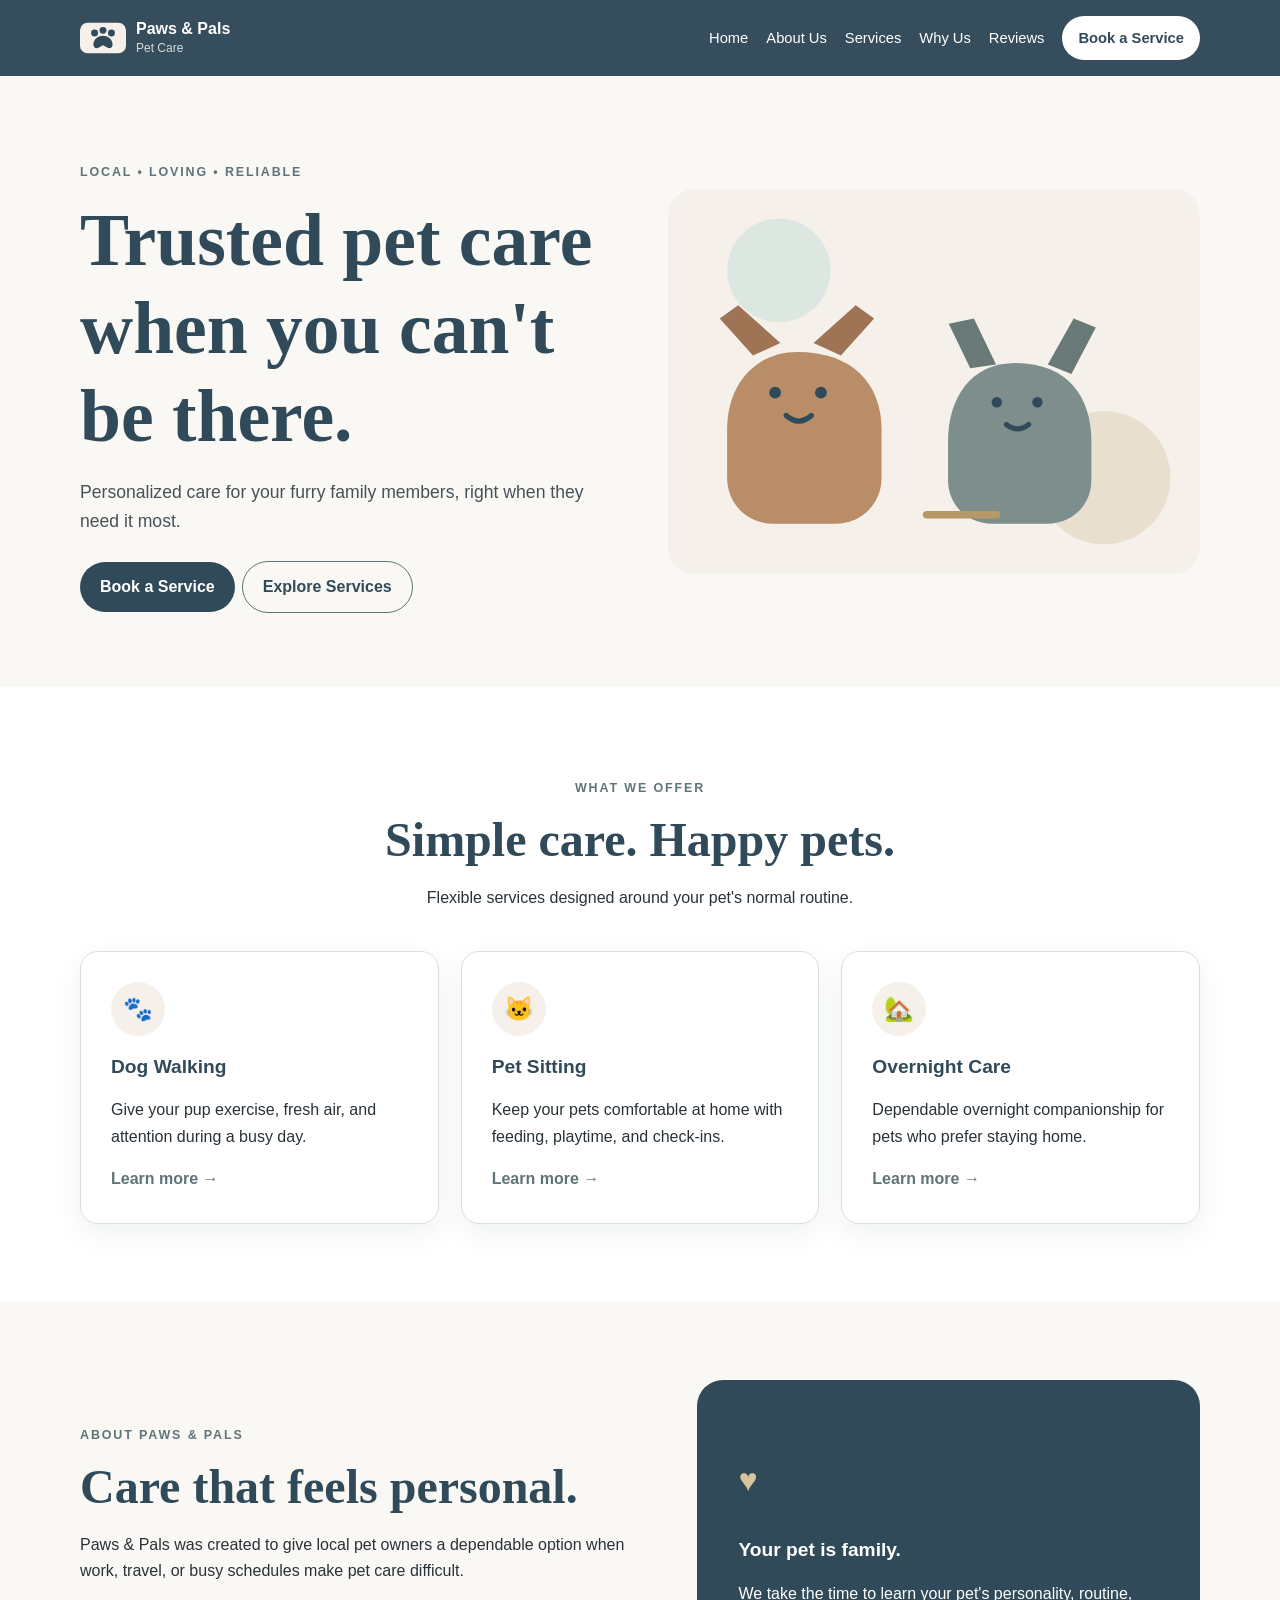
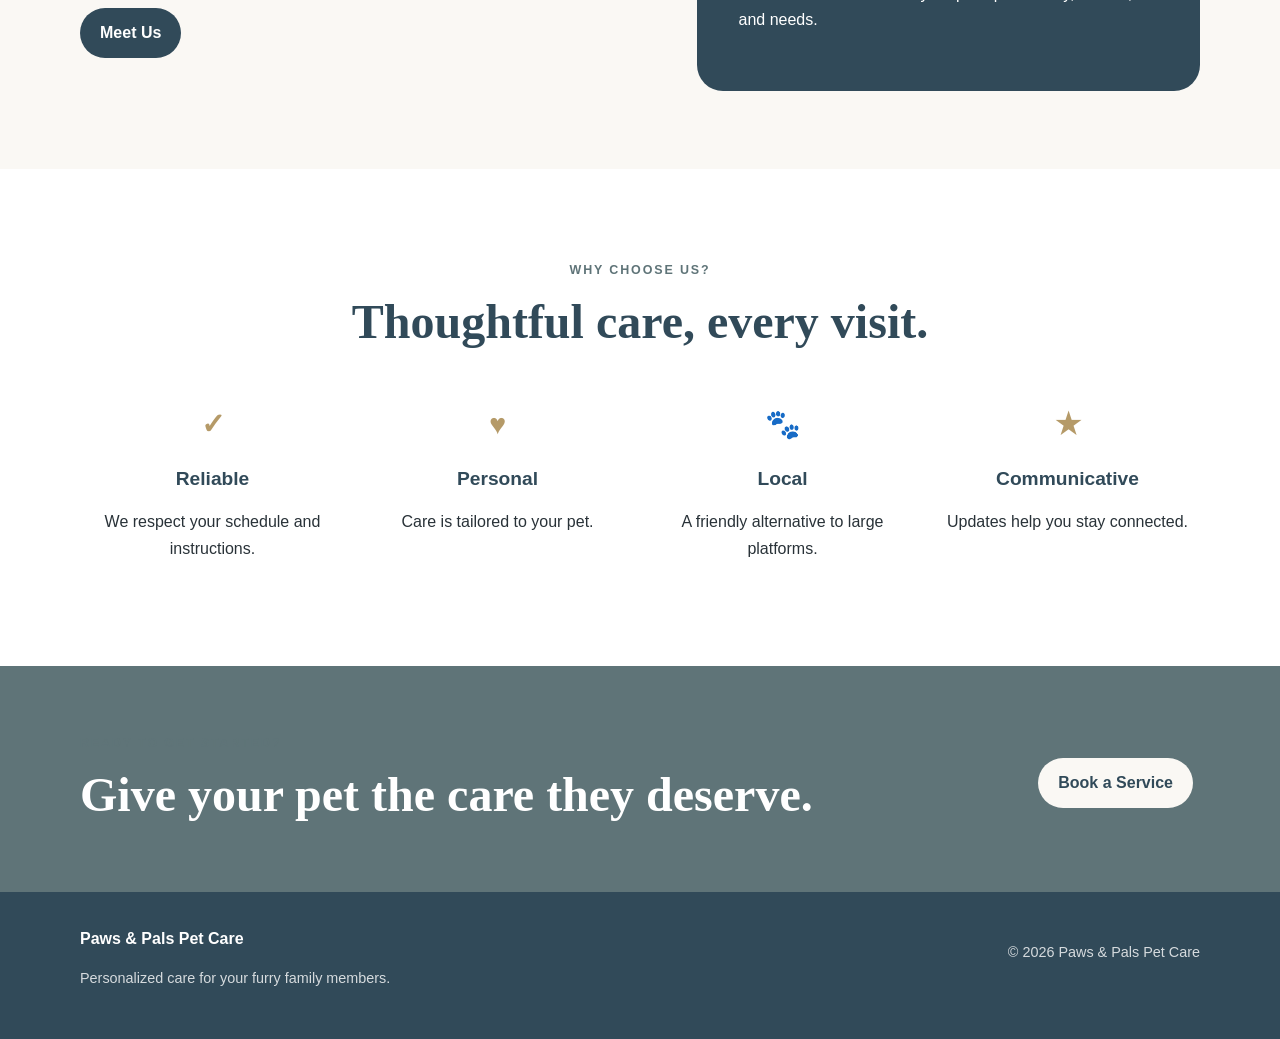
<file: index.html>
<!doctype html>
<html lang="en">
<head>
<meta charset="utf-8">
<meta name="viewport" content="width=device-width, initial-scale=1">
<meta name="description" content="Paws & Pals Pet Care provides reliable, personalized dog walking, pet sitting, and overnight care.">
<title>Paws & Pals Pet Care | Home</title>
<link rel="stylesheet" href="styles.css">
</head>
<body>
<a class="skip-link" href="#main-content">Skip to main content</a>
<header class="site-header">
  <div class="nav-wrap">
    <a class="brand" href="index.html" aria-label="Paws and Pals Pet Care home">
      <img src="logo.svg" alt="Paws and Pals paw logo">
      <span class="brand-text"><strong>Paws &amp; Pals</strong><span>Pet Care</span></span>
    </a>
    <button class="menu-button" id="menu-button" type="button" aria-controls="site-nav" aria-expanded="false">
      <span aria-hidden="true">☰</span><span class="sr-only">Open menu</span>
    </button>
    <nav class="site-nav" id="site-nav" aria-label="Main navigation">
      <a href="index.html">Home</a>
      <a href="about.html">About Us</a>
      <a href="services.html">Services</a>
      <a href="why-us.html">Why Us</a>
      <a href="reviews.html">Reviews</a>
      <a class="nav-cta" href="booking.html">Book a Service</a>
    </nav>
  </div>
</header>
<main id="main-content">
<section class="hero"><div class="container hero-grid">
<div><p class="kicker">LOCAL • LOVING • RELIABLE</p><h1>Trusted pet care when you can't be there.</h1><p class="lead">Personalized care for your furry family members, right when they need it most.</p><a class="button button-primary" href="booking.html">Book a Service</a><a class="button button-secondary" href="services.html">Explore Services</a></div>
<img src="hero-pets.svg" alt="Friendly dog and cat sitting together">
</div></section>
<section class="section"><div class="container"><div class="section-heading"><p class="kicker">WHAT WE OFFER</p><h2>Simple care. Happy pets.</h2><p>Flexible services designed around your pet's normal routine.</p></div>
<div class="cards"><article class="card"><div class="icon" aria-hidden="true">🐾</div><h3>Dog Walking</h3><p>Give your pup exercise, fresh air, and attention during a busy day.</p><a class="card-link" href="services.html">Learn more →</a></article>
<article class="card"><div class="icon" aria-hidden="true">🐱</div><h3>Pet Sitting</h3><p>Keep your pets comfortable at home with feeding, playtime, and check-ins.</p><a class="card-link" href="services.html">Learn more →</a></article>
<article class="card"><div class="icon" aria-hidden="true">🏡</div><h3>Overnight Care</h3><p>Dependable overnight companionship for pets who prefer staying home.</p><a class="card-link" href="services.html">Learn more →</a></article></div></div></section>
<section class="section section-soft"><div class="container two-column"><div><p class="kicker">ABOUT PAWS &amp; PALS</p><h2>Care that feels personal.</h2><p>Paws &amp; Pals was created to give local pet owners a dependable option when work, travel, or busy schedules make pet care difficult.</p><a class="button button-primary" href="about.html">Meet Us</a></div><div class="about-box"><p class="accent" aria-hidden="true">♥</p><h3>Your pet is family.</h3><p>We take the time to learn your pet's personality, routine, and needs.</p></div></div></section>
<section class="section"><div class="container"><div class="section-heading"><p class="kicker">WHY CHOOSE US?</p><h2>Thoughtful care, every visit.</h2></div><div class="feature-grid"><div class="feature"><div class="feature-mark">✓</div><h3>Reliable</h3><p>We respect your schedule and instructions.</p></div><div class="feature"><div class="feature-mark">♥</div><h3>Personal</h3><p>Care is tailored to your pet.</p></div><div class="feature"><div class="feature-mark">🐾</div><h3>Local</h3><p>A friendly alternative to large platforms.</p></div><div class="feature"><div class="feature-mark">★</div><h3>Communicative</h3><p>Updates help you stay connected.</p></div></div></div></section>
<section class="cta"><div class="container cta-row"><div><p class="kicker">READY TO GET STARTED?</p><h2>Give your pet the care they deserve.</h2></div><a class="button button-light" href="booking.html">Book a Service</a></div></section>
</main>
<footer class="site-footer">
  <div class="container footer-row">
    <div><strong>Paws &amp; Pals Pet Care</strong><p>Personalized care for your furry family members.</p></div>
    <p>&copy; 2026 Paws &amp; Pals Pet Care</p>
  </div>
</footer>
<script src="script.js"></script>
</body>
</html>
</file>
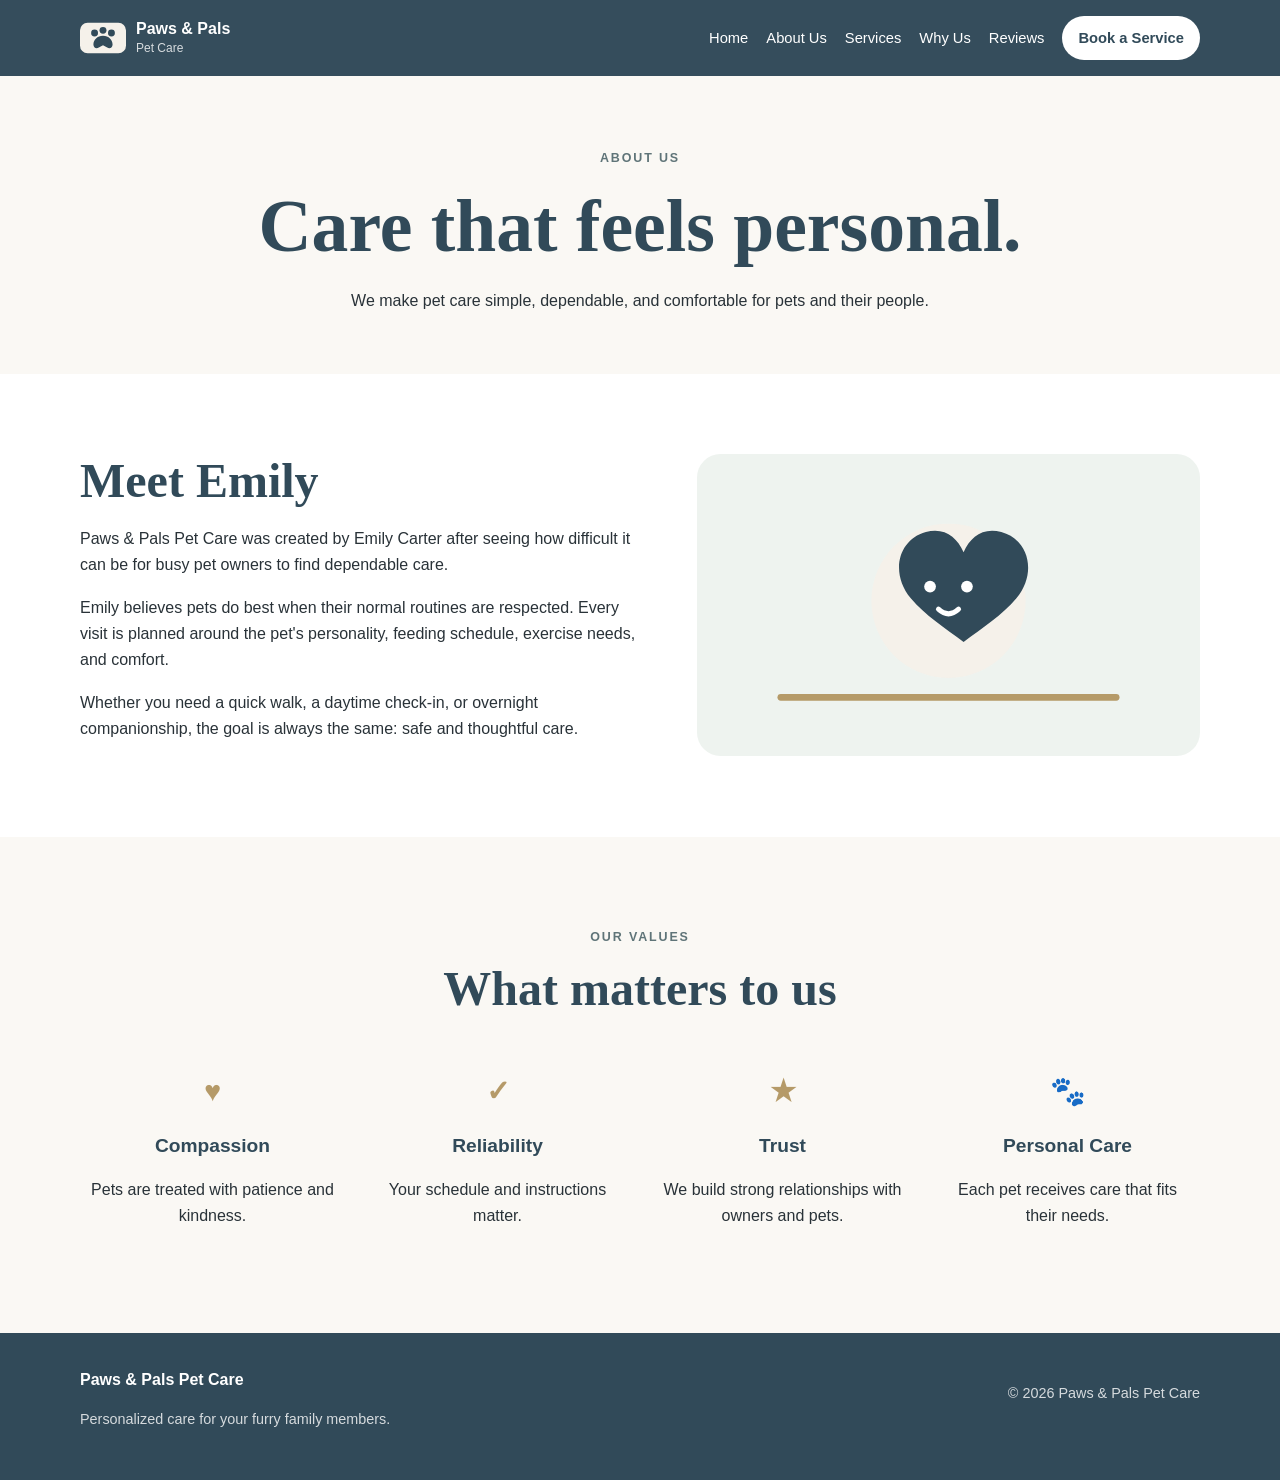
<file: about.html>
<!doctype html>
<html lang="en">
<head>
<meta charset="utf-8">
<meta name="viewport" content="width=device-width, initial-scale=1">
<meta name="description" content="Learn about Paws & Pals Pet Care and our personalized approach to caring for pets.">
<title>About Us | Paws & Pals Pet Care</title>
<link rel="stylesheet" href="styles.css">
</head>
<body>
<a class="skip-link" href="#main-content">Skip to main content</a>
<header class="site-header">
  <div class="nav-wrap">
    <a class="brand" href="index.html" aria-label="Paws and Pals Pet Care home">
      <img src="logo.svg" alt="Paws and Pals paw logo">
      <span class="brand-text"><strong>Paws &amp; Pals</strong><span>Pet Care</span></span>
    </a>
    <button class="menu-button" id="menu-button" type="button" aria-controls="site-nav" aria-expanded="false">
      <span aria-hidden="true">☰</span><span class="sr-only">Open menu</span>
    </button>
    <nav class="site-nav" id="site-nav" aria-label="Main navigation">
      <a href="index.html">Home</a>
      <a href="about.html">About Us</a>
      <a href="services.html">Services</a>
      <a href="why-us.html">Why Us</a>
      <a href="reviews.html">Reviews</a>
      <a class="nav-cta" href="booking.html">Book a Service</a>
    </nav>
  </div>
</header>
<main id="main-content">
<section class="page-hero"><div class="container"><p class="kicker">ABOUT US</p><h1>Care that feels personal.</h1><p>We make pet care simple, dependable, and comfortable for pets and their people.</p></div></section>
<section class="section"><div class="container two-column"><div><h2>Meet Emily</h2><p>Paws &amp; Pals Pet Care was created by Emily Carter after seeing how difficult it can be for busy pet owners to find dependable care.</p><p>Emily believes pets do best when their normal routines are respected. Every visit is planned around the pet's personality, feeding schedule, exercise needs, and comfort.</p><p>Whether you need a quick walk, a daytime check-in, or overnight companionship, the goal is always the same: safe and thoughtful care.</p></div><img src="care.svg" alt="Illustration representing gentle pet care"></div></section>
<section class="section section-soft"><div class="container"><div class="section-heading"><p class="kicker">OUR VALUES</p><h2>What matters to us</h2></div><div class="feature-grid"><div class="feature"><div class="feature-mark">♥</div><h3>Compassion</h3><p>Pets are treated with patience and kindness.</p></div><div class="feature"><div class="feature-mark">✓</div><h3>Reliability</h3><p>Your schedule and instructions matter.</p></div><div class="feature"><div class="feature-mark">★</div><h3>Trust</h3><p>We build strong relationships with owners and pets.</p></div><div class="feature"><div class="feature-mark">🐾</div><h3>Personal Care</h3><p>Each pet receives care that fits their needs.</p></div></div></div></section>
</main>
<footer class="site-footer">
  <div class="container footer-row">
    <div><strong>Paws &amp; Pals Pet Care</strong><p>Personalized care for your furry family members.</p></div>
    <p>&copy; 2026 Paws &amp; Pals Pet Care</p>
  </div>
</footer>
<script src="script.js"></script>
</body>
</html>
</file>
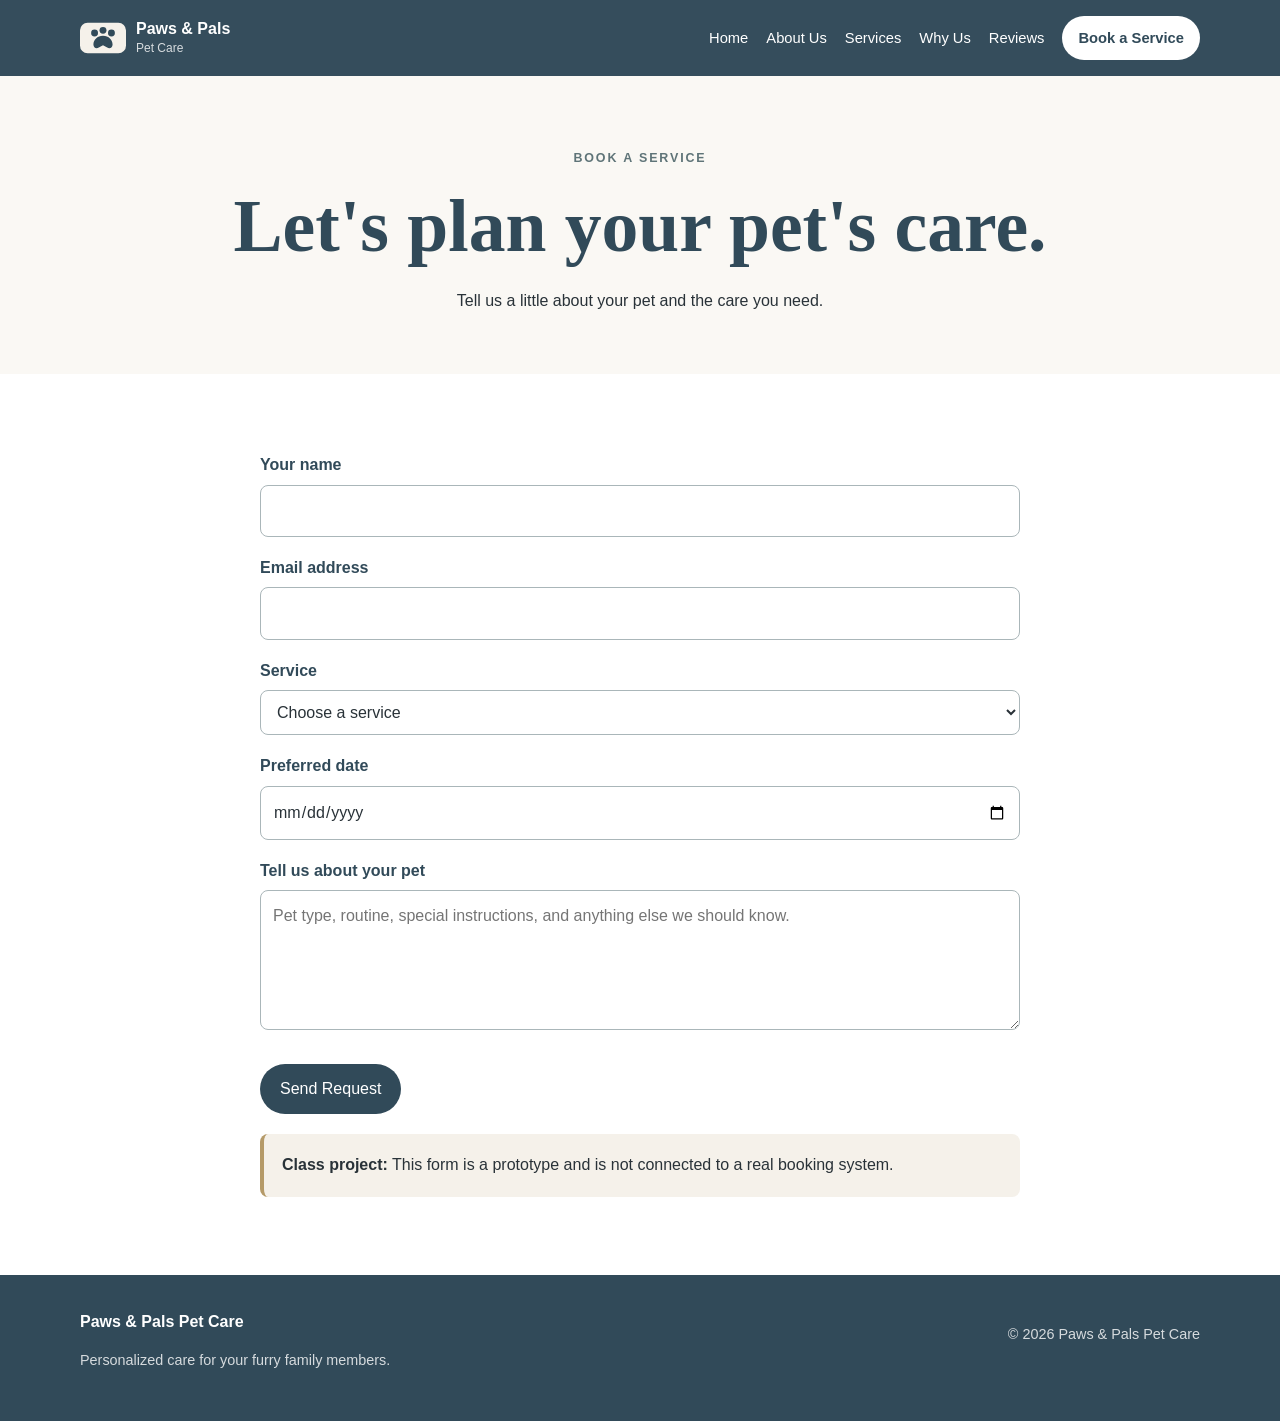
<file: booking.html>
<!doctype html>
<html lang="en">
<head>
<meta charset="utf-8">
<meta name="viewport" content="width=device-width, initial-scale=1">
<meta name="description" content="Request dog walking, pet sitting, or overnight pet care from Paws & Pals.">
<title>Book a Service | Paws & Pals Pet Care</title>
<link rel="stylesheet" href="styles.css">
</head>
<body>
<a class="skip-link" href="#main-content">Skip to main content</a>
<header class="site-header">
  <div class="nav-wrap">
    <a class="brand" href="index.html" aria-label="Paws and Pals Pet Care home">
      <img src="logo.svg" alt="Paws and Pals paw logo">
      <span class="brand-text"><strong>Paws &amp; Pals</strong><span>Pet Care</span></span>
    </a>
    <button class="menu-button" id="menu-button" type="button" aria-controls="site-nav" aria-expanded="false">
      <span aria-hidden="true">☰</span><span class="sr-only">Open menu</span>
    </button>
    <nav class="site-nav" id="site-nav" aria-label="Main navigation">
      <a href="index.html">Home</a>
      <a href="about.html">About Us</a>
      <a href="services.html">Services</a>
      <a href="why-us.html">Why Us</a>
      <a href="reviews.html">Reviews</a>
      <a class="nav-cta" href="booking.html">Book a Service</a>
    </nav>
  </div>
</header>
<main id="main-content">
<section class="page-hero"><div class="container"><p class="kicker">BOOK A SERVICE</p><h1>Let's plan your pet's care.</h1><p>Tell us a little about your pet and the care you need.</p></div></section>
<section class="section"><div class="container form"><form action="mailto:hello@pawsandpalspetcare.example" method="post" enctype="text/plain">
<div class="form-field"><label for="name">Your name</label><input id="name" name="name" type="text" required></div>
<div class="form-field"><label for="email">Email address</label><input id="email" name="email" type="email" required></div>
<div class="form-field"><label for="service">Service</label><select id="service" name="service" required><option value="">Choose a service</option><option>Dog Walking</option><option>Pet Sitting</option><option>Overnight Care</option></select></div>
<div class="form-field"><label for="date">Preferred date</label><input id="date" name="date" type="date" required></div>
<div class="form-field"><label for="details">Tell us about your pet</label><textarea id="details" name="details" placeholder="Pet type, routine, special instructions, and anything else we should know."></textarea></div>
<button class="button button-primary form-submit" type="submit">Send Request</button>
</form><div class="notice"><strong>Class project:</strong> This form is a prototype and is not connected to a real booking system.</div></div></section>
</main>
<footer class="site-footer">
  <div class="container footer-row">
    <div><strong>Paws &amp; Pals Pet Care</strong><p>Personalized care for your furry family members.</p></div>
    <p>&copy; 2026 Paws &amp; Pals Pet Care</p>
  </div>
</footer>
<script src="script.js"></script>
</body>
</html>
</file>
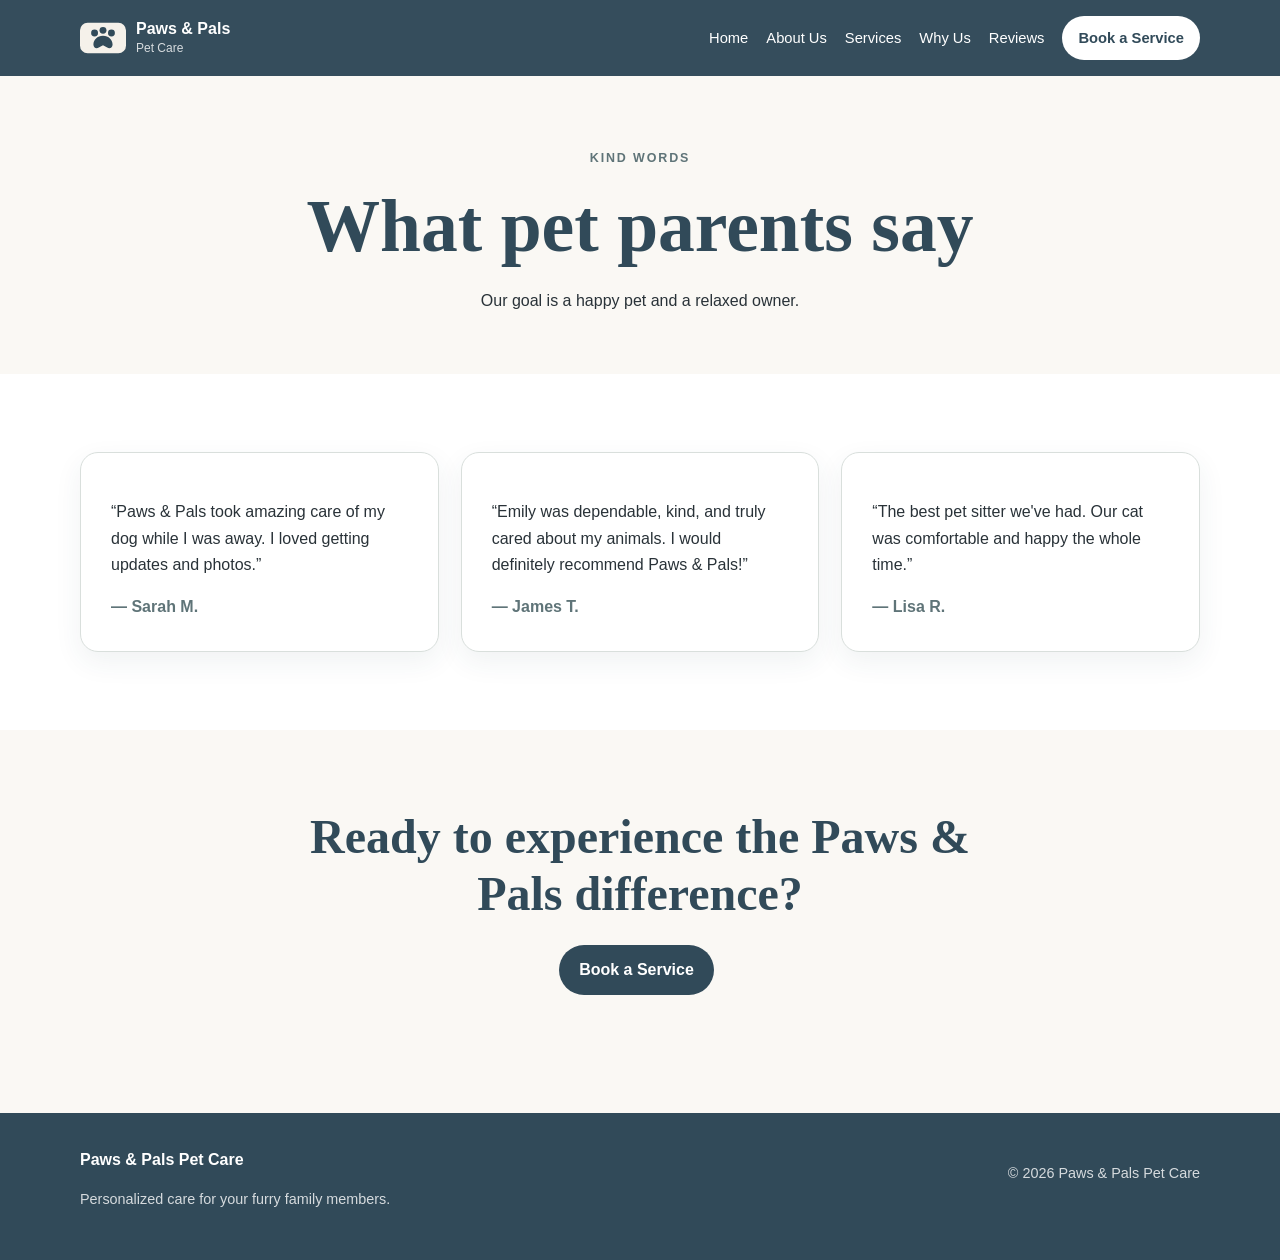
<file: reviews.html>
<!doctype html>
<html lang="en">
<head>
<meta charset="utf-8">
<meta name="viewport" content="width=device-width, initial-scale=1">
<meta name="description" content="Read customer reviews for Paws & Pals Pet Care.">
<title>Reviews | Paws & Pals Pet Care</title>
<link rel="stylesheet" href="styles.css">
</head>
<body>
<a class="skip-link" href="#main-content">Skip to main content</a>
<header class="site-header">
  <div class="nav-wrap">
    <a class="brand" href="index.html" aria-label="Paws and Pals Pet Care home">
      <img src="logo.svg" alt="Paws and Pals paw logo">
      <span class="brand-text"><strong>Paws &amp; Pals</strong><span>Pet Care</span></span>
    </a>
    <button class="menu-button" id="menu-button" type="button" aria-controls="site-nav" aria-expanded="false">
      <span aria-hidden="true">☰</span><span class="sr-only">Open menu</span>
    </button>
    <nav class="site-nav" id="site-nav" aria-label="Main navigation">
      <a href="index.html">Home</a>
      <a href="about.html">About Us</a>
      <a href="services.html">Services</a>
      <a href="why-us.html">Why Us</a>
      <a href="reviews.html">Reviews</a>
      <a class="nav-cta" href="booking.html">Book a Service</a>
    </nav>
  </div>
</header>
<main id="main-content">
<section class="page-hero"><div class="container"><p class="kicker">KIND WORDS</p><h1>What pet parents say</h1><p>Our goal is a happy pet and a relaxed owner.</p></div></section>
<section class="section"><div class="container"><div class="cards">
<article class="card review"><p>“Paws &amp; Pals took amazing care of my dog while I was away. I loved getting updates and photos.”</p><cite>— Sarah M.</cite></article>
<article class="card review"><p>“Emily was dependable, kind, and truly cared about my animals. I would definitely recommend Paws &amp; Pals!”</p><cite>— James T.</cite></article>
<article class="card review"><p>“The best pet sitter we've had. Our cat was comfortable and happy the whole time.”</p><cite>— Lisa R.</cite></article>
</div></div></section>
<section class="section section-soft"><div class="container section-heading"><h2>Ready to experience the Paws &amp; Pals difference?</h2><a class="button button-primary" href="booking.html">Book a Service</a></div></section>
</main>
<footer class="site-footer">
  <div class="container footer-row">
    <div><strong>Paws &amp; Pals Pet Care</strong><p>Personalized care for your furry family members.</p></div>
    <p>&copy; 2026 Paws &amp; Pals Pet Care</p>
  </div>
</footer>
<script src="script.js"></script>
</body>
</html>
</file>
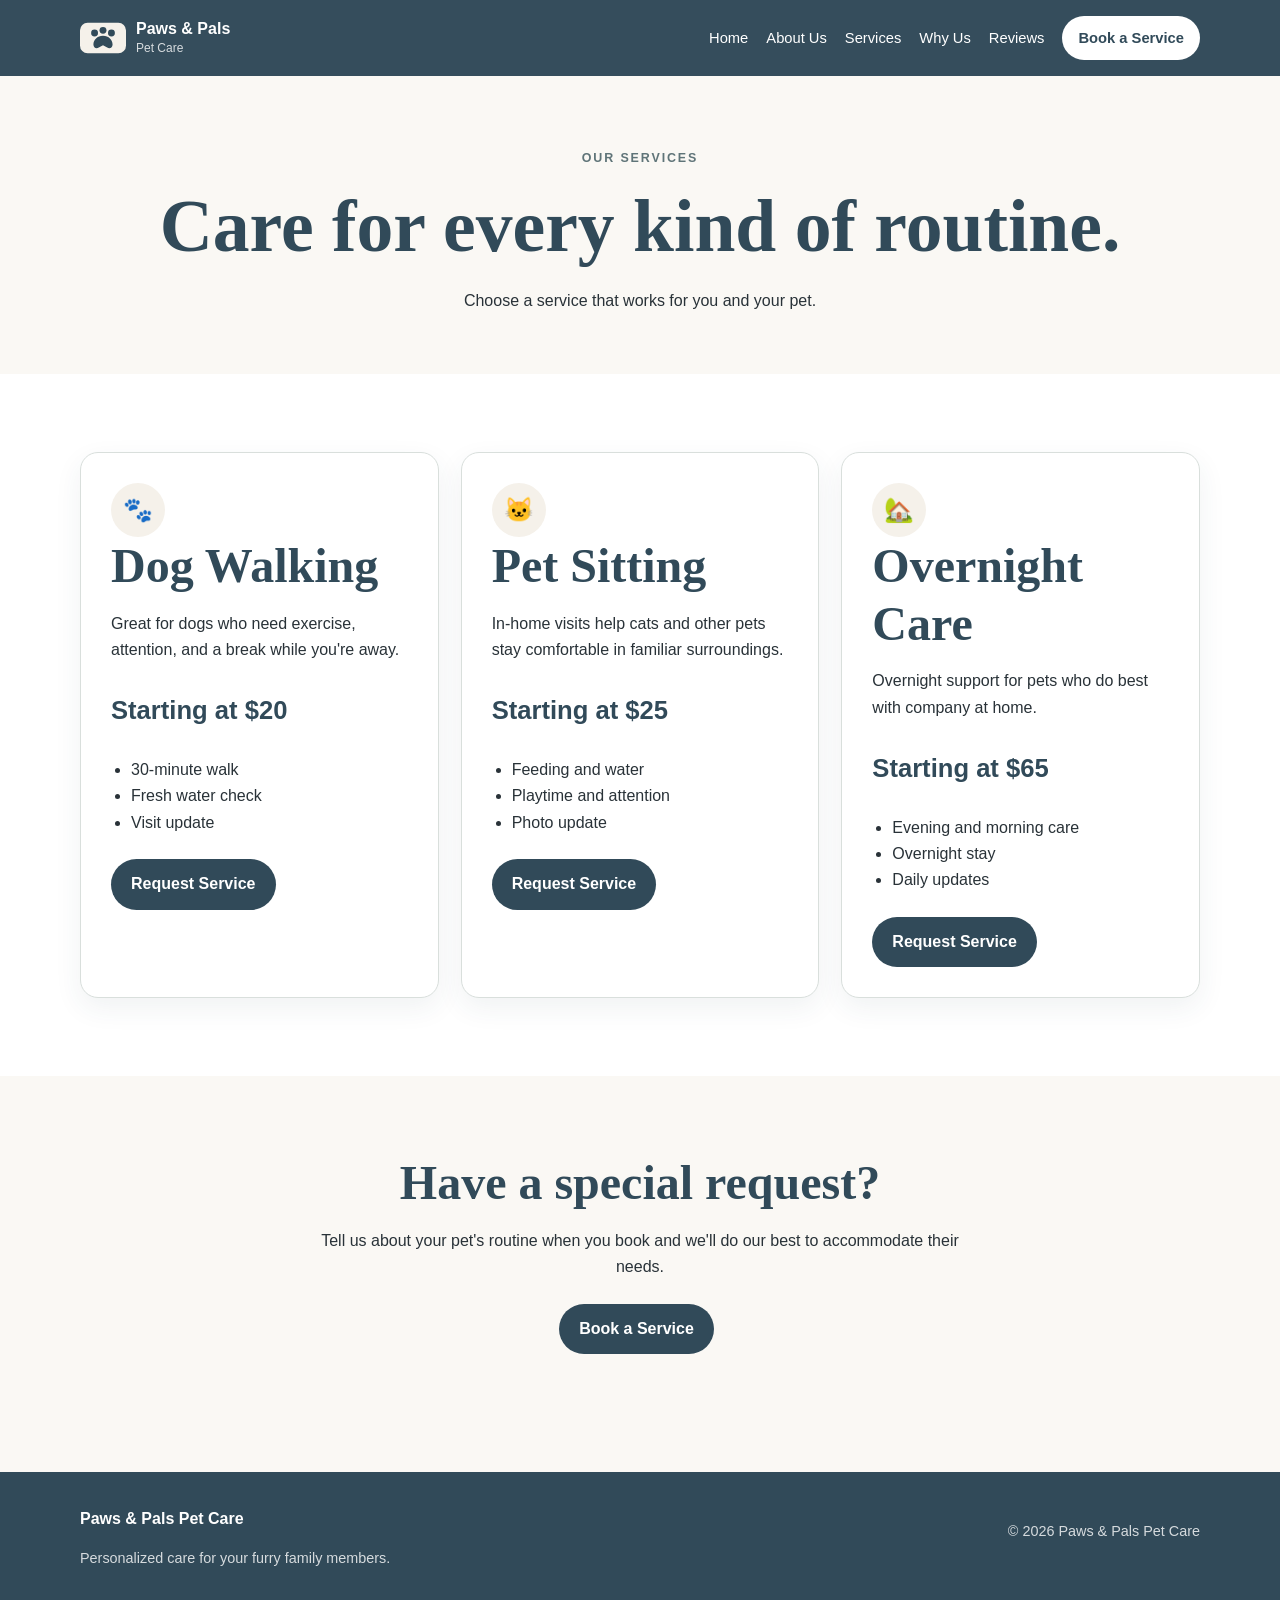
<file: services.html>
<!doctype html>
<html lang="en">
<head>
<meta charset="utf-8">
<meta name="viewport" content="width=device-width, initial-scale=1">
<meta name="description" content="Explore dog walking, pet sitting, and overnight pet care services.">
<title>Services | Paws & Pals Pet Care</title>
<link rel="stylesheet" href="styles.css">
</head>
<body>
<a class="skip-link" href="#main-content">Skip to main content</a>
<header class="site-header">
  <div class="nav-wrap">
    <a class="brand" href="index.html" aria-label="Paws and Pals Pet Care home">
      <img src="logo.svg" alt="Paws and Pals paw logo">
      <span class="brand-text"><strong>Paws &amp; Pals</strong><span>Pet Care</span></span>
    </a>
    <button class="menu-button" id="menu-button" type="button" aria-controls="site-nav" aria-expanded="false">
      <span aria-hidden="true">☰</span><span class="sr-only">Open menu</span>
    </button>
    <nav class="site-nav" id="site-nav" aria-label="Main navigation">
      <a href="index.html">Home</a>
      <a href="about.html">About Us</a>
      <a href="services.html">Services</a>
      <a href="why-us.html">Why Us</a>
      <a href="reviews.html">Reviews</a>
      <a class="nav-cta" href="booking.html">Book a Service</a>
    </nav>
  </div>
</header>
<main id="main-content">
<section class="page-hero"><div class="container"><p class="kicker">OUR SERVICES</p><h1>Care for every kind of routine.</h1><p>Choose a service that works for you and your pet.</p></div></section>
<section class="section"><div class="container"><div class="cards">
<article class="card"><div class="icon" aria-hidden="true">🐾</div><h2>Dog Walking</h2><p>Great for dogs who need exercise, attention, and a break while you're away.</p><p class="price">Starting at $20</p><ul class="clean-list"><li>30-minute walk</li><li>Fresh water check</li><li>Visit update</li></ul><a class="button button-primary" href="booking.html">Request Service</a></article>
<article class="card"><div class="icon" aria-hidden="true">🐱</div><h2>Pet Sitting</h2><p>In-home visits help cats and other pets stay comfortable in familiar surroundings.</p><p class="price">Starting at $25</p><ul class="clean-list"><li>Feeding and water</li><li>Playtime and attention</li><li>Photo update</li></ul><a class="button button-primary" href="booking.html">Request Service</a></article>
<article class="card"><div class="icon" aria-hidden="true">🏡</div><h2>Overnight Care</h2><p>Overnight support for pets who do best with company at home.</p><p class="price">Starting at $65</p><ul class="clean-list"><li>Evening and morning care</li><li>Overnight stay</li><li>Daily updates</li></ul><a class="button button-primary" href="booking.html">Request Service</a></article>
</div></div></section>
<section class="section section-soft"><div class="container section-heading"><h2>Have a special request?</h2><p>Tell us about your pet's routine when you book and we'll do our best to accommodate their needs.</p><a class="button button-primary" href="booking.html">Book a Service</a></div></section>
</main>
<footer class="site-footer">
  <div class="container footer-row">
    <div><strong>Paws &amp; Pals Pet Care</strong><p>Personalized care for your furry family members.</p></div>
    <p>&copy; 2026 Paws &amp; Pals Pet Care</p>
  </div>
</footer>
<script src="script.js"></script>
</body>
</html>
</file>
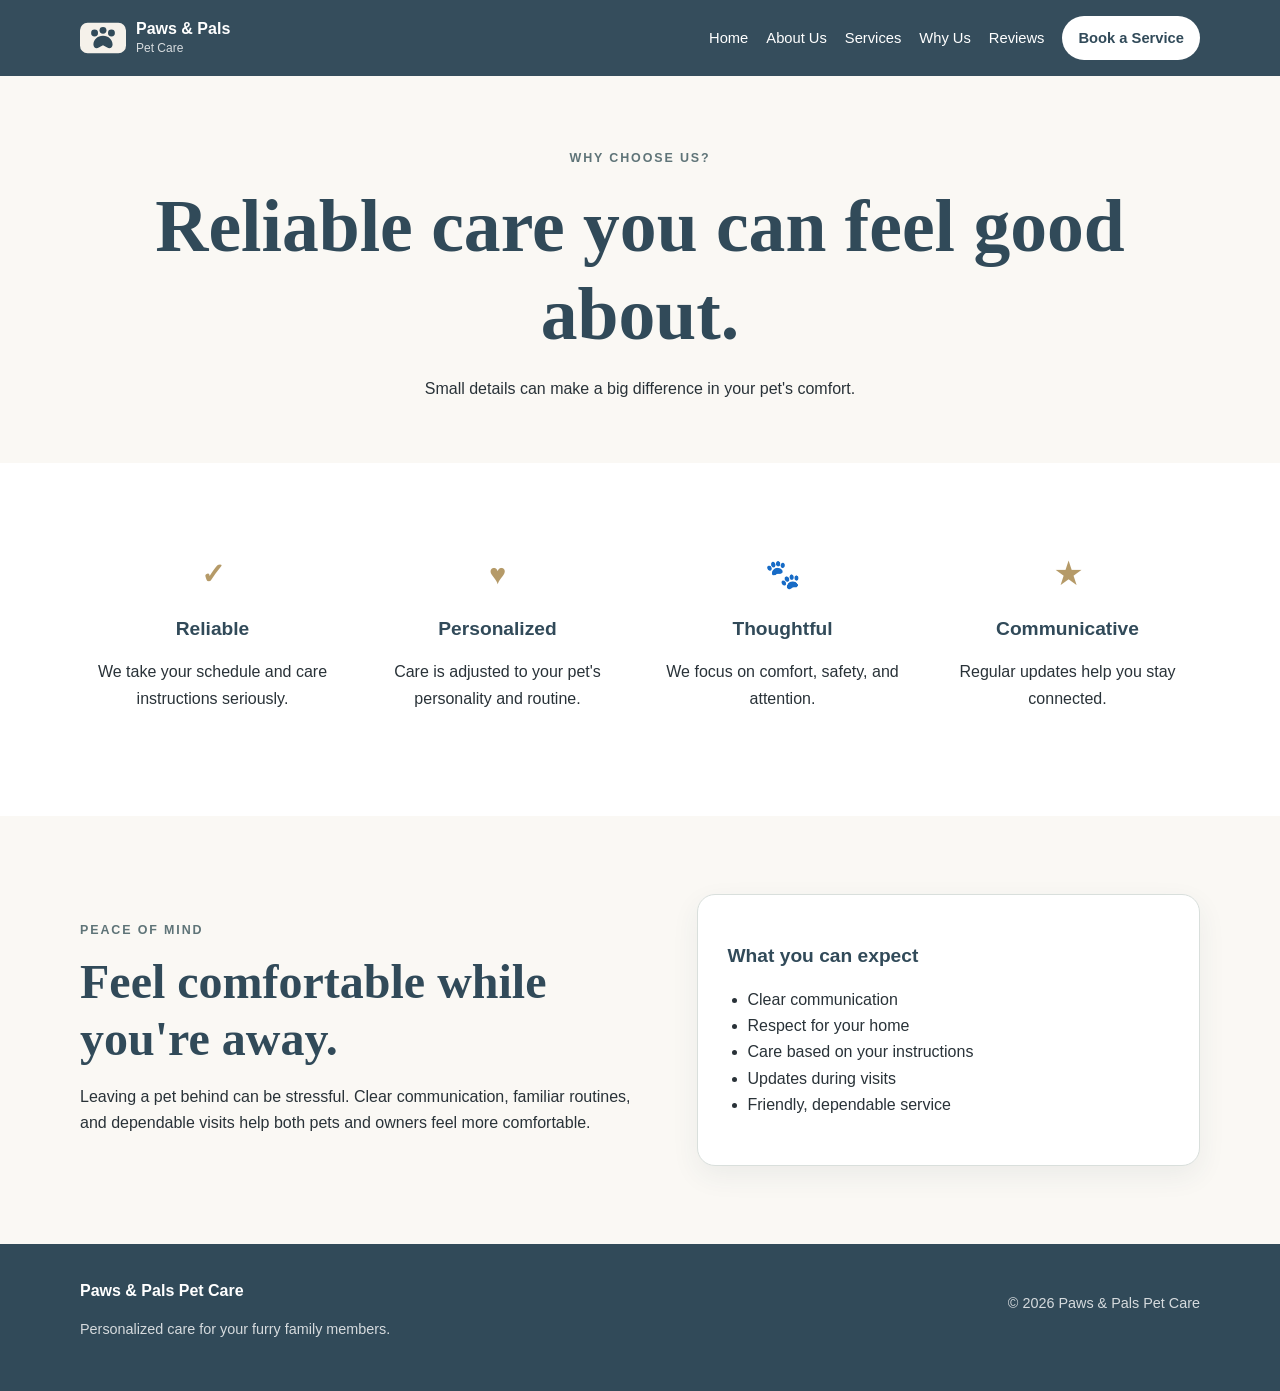
<file: why-us.html>
<!doctype html>
<html lang="en">
<head>
<meta charset="utf-8">
<meta name="viewport" content="width=device-width, initial-scale=1">
<meta name="description" content="See why pet owners choose Paws & Pals for reliable, personalized pet care.">
<title>Why Choose Us | Paws & Pals Pet Care</title>
<link rel="stylesheet" href="styles.css">
</head>
<body>
<a class="skip-link" href="#main-content">Skip to main content</a>
<header class="site-header">
  <div class="nav-wrap">
    <a class="brand" href="index.html" aria-label="Paws and Pals Pet Care home">
      <img src="logo.svg" alt="Paws and Pals paw logo">
      <span class="brand-text"><strong>Paws &amp; Pals</strong><span>Pet Care</span></span>
    </a>
    <button class="menu-button" id="menu-button" type="button" aria-controls="site-nav" aria-expanded="false">
      <span aria-hidden="true">☰</span><span class="sr-only">Open menu</span>
    </button>
    <nav class="site-nav" id="site-nav" aria-label="Main navigation">
      <a href="index.html">Home</a>
      <a href="about.html">About Us</a>
      <a href="services.html">Services</a>
      <a href="why-us.html">Why Us</a>
      <a href="reviews.html">Reviews</a>
      <a class="nav-cta" href="booking.html">Book a Service</a>
    </nav>
  </div>
</header>
<main id="main-content">
<section class="page-hero"><div class="container"><p class="kicker">WHY CHOOSE US?</p><h1>Reliable care you can feel good about.</h1><p>Small details can make a big difference in your pet's comfort.</p></div></section>
<section class="section"><div class="container"><div class="feature-grid"><div class="feature"><div class="feature-mark">✓</div><h3>Reliable</h3><p>We take your schedule and care instructions seriously.</p></div><div class="feature"><div class="feature-mark">♥</div><h3>Personalized</h3><p>Care is adjusted to your pet's personality and routine.</p></div><div class="feature"><div class="feature-mark">🐾</div><h3>Thoughtful</h3><p>We focus on comfort, safety, and attention.</p></div><div class="feature"><div class="feature-mark">★</div><h3>Communicative</h3><p>Regular updates help you stay connected.</p></div></div></div></section>
<section class="section section-soft"><div class="container two-column"><div><p class="kicker">PEACE OF MIND</p><h2>Feel comfortable while you're away.</h2><p>Leaving a pet behind can be stressful. Clear communication, familiar routines, and dependable visits help both pets and owners feel more comfortable.</p></div><div class="card"><h3>What you can expect</h3><ul class="clean-list"><li>Clear communication</li><li>Respect for your home</li><li>Care based on your instructions</li><li>Updates during visits</li><li>Friendly, dependable service</li></ul></div></div></section>
</main>
<footer class="site-footer">
  <div class="container footer-row">
    <div><strong>Paws &amp; Pals Pet Care</strong><p>Personalized care for your furry family members.</p></div>
    <p>&copy; 2026 Paws &amp; Pals Pet Care</p>
  </div>
</footer>
<script src="script.js"></script>
</body>
</html>
</file>
<file: styles.css>
:root {
  --navy: #314A59;
  --slate: #5F7478;
  --sage: #8FA89A;
  --cream: #FAF8F4;
  --beige: #F5F1EA;
  --gold: #B59A68;
  --ink: #293238;
  --white: #FFFFFF;
  --line: #D9DFDC;
}
* { box-sizing: border-box; }
html { scroll-behavior: smooth; }
body { margin: 0; background: var(--white); color: var(--ink); font-family: Arial, Helvetica, sans-serif; line-height: 1.65; }
img { max-width: 100%; height: auto; display: block; }
a { color: inherit; }
.skip-link { position: absolute; left: -9999px; top: 8px; padding: 10px 14px; background: var(--white); color: var(--navy); border-radius: 6px; z-index: 100; }
.skip-link:focus { left: 8px; }
.site-header { position: sticky; top: 0; z-index: 50; background: rgba(49,74,89,.98); color: var(--white); }
.nav-wrap { width: min(1120px, 92%); min-height: 76px; margin: auto; display: flex; align-items: center; justify-content: space-between; gap: 20px; }
.brand { display: flex; align-items: center; gap: 10px; color: var(--white); text-decoration: none; }
.brand img { width: 46px; height: 46px; border-radius: 10px; }
.brand-text strong, .brand-text span { display: block; line-height: 1.15; }
.brand-text span { font-size: .75rem; opacity: .8; margin-top: 4px; }
.site-nav { display: flex; align-items: center; gap: 18px; }
.site-nav a { text-decoration: none; font-size: .92rem; }
.site-nav a:hover { color: #E8DFCE; }
.site-nav .nav-cta { padding: 10px 16px; border-radius: 999px; background: var(--white); color: var(--navy); font-weight: 700; }
.menu-button { display: none; border: 0; background: transparent; color: var(--white); font-size: 1.65rem; cursor: pointer; }
.container { width: min(1120px, 92%); margin: auto; }
.hero { background: var(--cream); padding: 74px 0; }
.hero-grid { display: grid; grid-template-columns: 1fr 1fr; gap: 55px; align-items: center; }
.kicker { color: var(--slate); font-size: .78rem; font-weight: 700; letter-spacing: .15em; }
h1, h2, h3 { color: var(--navy); line-height: 1.2; }
h1, h2 { font-family: Georgia, "Times New Roman", serif; }
h1 { font-size: clamp(2.5rem, 6vw, 4.6rem); margin: 0 0 18px; }
h2 { font-size: clamp(2rem, 4vw, 3rem); margin: 0 0 15px; }
h3 { font-size: 1.2rem; }
.lead { max-width: 600px; font-size: 1.1rem; color: #475158; }
.button { display: inline-block; margin: 7px 7px 0 0; padding: 12px 20px; border-radius: 999px; font-weight: 700; text-decoration: none; }
.button-primary { background: var(--navy); color: var(--white); }
.button-secondary { border: 1px solid var(--slate); color: var(--navy); }
.button-light { background: var(--cream); color: var(--navy); }
.section { padding: 78px 0; }
.section-soft { background: var(--cream); }
.section-heading { max-width: 680px; margin: 0 auto 40px; text-align: center; }
.cards { display: grid; grid-template-columns: repeat(3, 1fr); gap: 22px; }
.card { padding: 30px; background: var(--white); border: 1px solid var(--line); border-radius: 18px; box-shadow: 0 10px 28px rgba(49,74,89,.07); }
.icon { width: 54px; height: 54px; display: grid; place-items: center; border-radius: 50%; background: var(--beige); color: var(--navy); font-size: 1.5rem; }
.card-link { color: var(--slate); font-weight: 700; text-decoration: none; }
.two-column { display: grid; grid-template-columns: 1.05fr .95fr; gap: 60px; align-items: center; }
.about-box { padding: 42px; border-radius: 26px; background: var(--navy); color: var(--white); }
.about-box h2, .about-box h3 { color: var(--white); }
.about-box .accent { color: #D7C49C; font-size: 2rem; }
.feature-grid { display: grid; grid-template-columns: repeat(4, 1fr); gap: 20px; }
.feature { text-align: center; padding: 10px; }
.feature-mark { color: var(--gold); font-size: 1.8rem; font-weight: 700; }
.page-hero { background: var(--cream); padding: 60px 0; text-align: center; }
.page-hero p:last-child { max-width: 680px; margin: auto; }
.price { color: var(--navy); font-size: 1.6rem; font-weight: 700; }
.clean-list { padding-left: 20px; }
.review cite { display: block; margin-top: 14px; color: var(--slate); font-style: normal; font-weight: 700; }
.cta { background: var(--slate); color: var(--white); padding: 54px 0; }
.cta h2 { color: var(--white); }
.cta-row { display: flex; align-items: center; justify-content: space-between; gap: 30px; }
.site-footer { padding: 34px 0; background: var(--navy); color: var(--white); }
.footer-row { display: flex; justify-content: space-between; gap: 25px; }
.footer-row p { opacity: .8; font-size: .9rem; }
.form { max-width: 760px; margin: auto; }
.form-field { margin-bottom: 18px; }
.form-field label { display: block; margin-bottom: 6px; color: var(--navy); font-weight: 700; }
.form-field input, .form-field select, .form-field textarea { width: 100%; padding: 12px; border: 1px solid #AAB6B9; border-radius: 8px; background: var(--white); color: var(--ink); font: inherit; }
.form-field textarea { min-height: 140px; resize: vertical; }
.form-submit { border: 0; cursor: pointer; font: inherit; }
.notice { margin-top: 20px; padding: 18px; border-left: 4px solid var(--gold); background: var(--beige); border-radius: 8px; }
:focus-visible { outline: 3px solid var(--gold); outline-offset: 3px; }
.sr-only { position: absolute; width: 1px; height: 1px; padding: 0; margin: -1px; overflow: hidden; clip: rect(0,0,0,0); white-space: nowrap; border: 0; }
@media (max-width: 900px) {
  .hero-grid, .two-column { grid-template-columns: 1fr; }
  .cards { grid-template-columns: repeat(2, 1fr); }
  .feature-grid { grid-template-columns: repeat(2, 1fr); }
}
@media (max-width: 680px) {
  .menu-button { display: block; }
  .site-nav { display: none; position: absolute; top: 76px; left: 0; right: 0; padding: 14px 4%; background: var(--navy); flex-direction: column; align-items: stretch; gap: 0; }
  .site-nav.open { display: flex; }
  .site-nav a { padding: 11px; }
  .site-nav .nav-cta { text-align: center; margin-top: 5px; }
  .hero { padding: 52px 0; }
  .section { padding: 60px 0; }
  .cards, .feature-grid { grid-template-columns: 1fr; }
  .cta-row, .footer-row { flex-direction: column; align-items: flex-start; }
}
</file>
